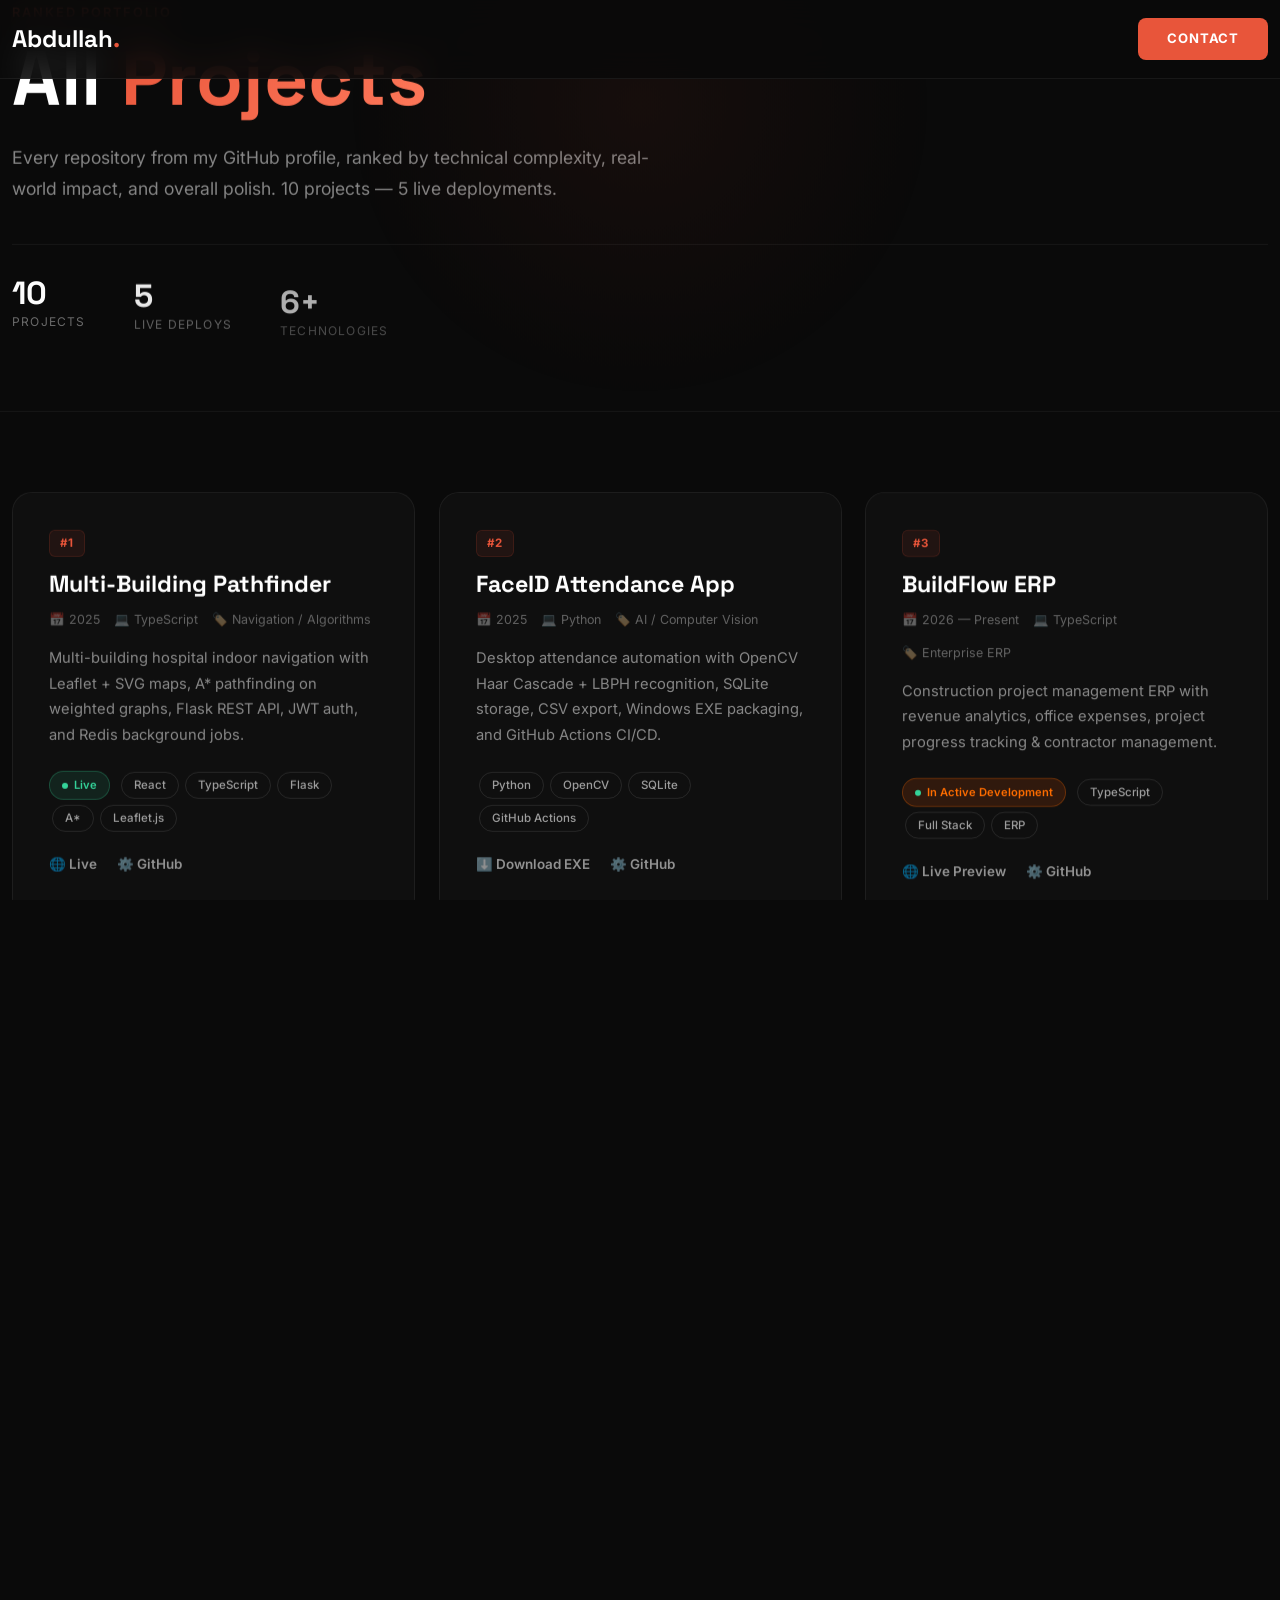
<file: projects.html>
<!doctype html>
<html lang="en">
  <head>
    <meta charset="UTF-8" />
    <meta name="viewport" content="width=device-width, initial-scale=1.0" />
    <meta name="description" content="All projects by Abdullah Ahmed Siddiqui — Software Developer. Ranked portfolio of GitHub repositories." />
    <!-- Open Graph / LinkedIn / Facebook -->
    <meta property="og:site_name" content="Abdullah Ahmed Siddiqui" />
    <meta property="og:type" content="website" />
    <meta property="og:url" content="https://absid10.vercel.app/projects.html" />
    <meta property="og:title" content="All Projects — Abdullah Ahmed Siddiqui" />
    <meta property="og:description" content="Ranked portfolio of GitHub repositories built by Abdullah Ahmed Siddiqui." />
    <meta property="og:image" content="https://absid10.vercel.app/assets/images/OG_image.png" />
    <!-- Twitter -->
    <meta property="twitter:card" content="summary_large_image" />
    <meta property="twitter:url" content="https://absid10.vercel.app/projects.html" />
    <meta property="twitter:title" content="All Projects — Abdullah Ahmed Siddiqui" />
    <meta property="twitter:description" content="Ranked portfolio of GitHub repositories built by Abdullah Ahmed Siddiqui." />
    <meta property="twitter:image" content="https://absid10.vercel.app/assets/images/OG_image.png" />
    <title>All Projects — Abdullah Ahmed Siddiqui</title>
    <!-- Favicon & PWA -->
    <link rel="icon" href="assets/images/ayebeestech-dark.jpg" type="image/jpeg" />
    <link rel="manifest" href="site.webmanifest" />
    <link rel="canonical" href="https://absid10.vercel.app/projects.html" />
    <link rel="stylesheet" href="assets/css/bootstrap.min.css" />
    <link rel="preconnect" href="https://fonts.googleapis.com">
    <link rel="preconnect" href="https://fonts.gstatic.com" crossorigin>
    <link href="https://fonts.googleapis.com/css2?family=Inter:wght@400;500;600;700;800&family=Space+Grotesk:wght@500;600;700;800&display=swap" rel="stylesheet">
    <!-- Structured Data (Schema.org) -->
    <script type="application/ld+json">
    {
      "@context": "https://schema.org",
      "@type": "CollectionPage",
      "name": "Projects — Abdullah Ahmed Siddiqui",
      "url": "https://absid10.vercel.app/projects.html",
      "description": "Curated engineering portfolio and open-source GitHub repositories built by Abdullah Ahmed Siddiqui."
    }
    </script>
    <style>
      :root { --accent: #E8553A; --accent-light: #FF7A5C; }

      /* ===== Base ===== */
      * { margin: 0; padding: 0; box-sizing: border-box; }
      body {
        background: #0a0a0a;
        color: #fff;
        font-family: 'Inter', sans-serif;
        overflow-x: hidden;
      }
      ::selection { background: var(--accent); color: #fff; }

      /* ===== Smooth Scroll Wrapper ===== */
      #smooth-wrapper { overflow: hidden; }
      #smooth-content { overflow: visible; will-change: transform; }

      /* ===== Header ===== */
      .projects-header {
        position: fixed;
        top: 0; left: 0; right: 0;
        z-index: 9999;
        padding: 18px 0;
        background: rgba(10, 10, 10, 0.85);
        backdrop-filter: blur(16px);
        -webkit-backdrop-filter: blur(16px);
        border-bottom: 1px solid rgba(255,255,255,0.06);
        transition: transform 0.4s cubic-bezier(0.16, 1, 0.3, 1), background 0.3s ease;
        transform: translateY(0);
      }
      .projects-header.header-hidden {
        transform: translateY(-110%);
      }
      .projects-header .logo {
        font-size: 1.5rem;
        font-weight: 800;
        color: #fff;
        text-decoration: none;
        font-family: 'Space Grotesk', sans-serif;
      }
      .projects-header .logo span { color: var(--accent); }
      .projects-header .contact-btn {
        padding: 10px 28px;
        background: var(--accent);
        color: #fff;
        font-weight: 700;
        font-size: 0.82rem;
        text-transform: uppercase;
        letter-spacing: 0.06em;
        border-radius: 8px;
        text-decoration: none;
        transition: all 0.3s ease;
        border: 1px solid transparent;
      }
      .projects-header .contact-btn:hover {
        background: transparent;
        border-color: var(--accent);
        color: var(--accent);
        transform: translateY(-2px);
      }

      /* ===== Page Hero ===== */
      .page-hero {
        padding: 160px 0 80px;
        border-bottom: 1px solid rgba(255,255,255,0.06);
        position: relative;
        overflow: hidden;
      }
      .page-hero::after {
        content: '';
        position: absolute;
        top: 50%; left: 50%;
        width: 600px; height: 600px;
        background: radial-gradient(circle, rgba(232,85,58,0.06) 0%, transparent 70%);
        transform: translate(-50%, -50%);
        pointer-events: none;
      }
      .page-hero h1 {
        font-family: 'Space Grotesk', sans-serif;
        font-size: clamp(2.5rem, 6vw, 5rem);
        font-weight: 800;
        line-height: 1.05;
        color: #ffffff;
      }
      .gradient-text {
        background: linear-gradient(135deg, var(--accent), var(--accent-light));
        -webkit-background-clip: text;
        -webkit-text-fill-color: transparent;
        background-clip: text;
      }
      .back-link {
        color: rgba(255,255,255,0.5);
        text-decoration: none;
        display: inline-flex;
        align-items: center;
        gap: 8px;
        font-size: 0.88rem;
        font-weight: 500;
        transition: color 0.3s, gap 0.3s;
      }
      .back-link:hover { color: var(--accent); gap: 12px; }
      .hero-subtitle {
        color: var(--accent);
        letter-spacing: 0.15em;
        font-size: 0.8rem;
        font-weight: 600;
        text-transform: uppercase;
      }
      .hero-description {
        max-width: 640px;
        color: rgba(255,255,255,0.5);
        font-size: 1.1rem;
        line-height: 1.75;
      }

      /* ===== Stats Bar ===== */
      .stats-bar {
        display: flex;
        gap: 48px;
        margin-top: 40px;
        padding-top: 32px;
        border-top: 1px solid rgba(255,255,255,0.06);
      }
      .stat-item .stat-number {
        font-family: 'Space Grotesk', sans-serif;
        font-size: 2rem;
        font-weight: 800;
        color: #fff;
        line-height: 1;
      }
      .stat-item .stat-label {
        font-size: 0.75rem;
        color: rgba(255,255,255,0.4);
        text-transform: uppercase;
        letter-spacing: 0.1em;
        margin-top: 4px;
      }

      /* ===== Projects Grid ===== */
      .projects-grid {
        display: grid;
        grid-template-columns: repeat(auto-fill, minmax(380px, 1fr));
        gap: 24px;
        padding: 80px 0 120px;
      }
      @media (max-width: 480px) {
        .projects-grid { grid-template-columns: 1fr; }
      }

      .project-card {
        background: rgba(255,255,255,0.025);
        border: 1px solid rgba(255,255,255,0.06);
        border-radius: 20px;
        padding: 36px;
        height: 100%;
        transition: transform 0.45s cubic-bezier(0.16, 1, 0.3, 1), border-color 0.4s ease, box-shadow 0.4s ease;
        will-change: transform, box-shadow;
        position: relative;
        overflow: hidden;
        opacity: 0;
        transform: translateY(40px);
      }
      .project-card::before {
        content: '';
        position: absolute;
        top: 0; left: 0;
        width: 100%; height: 100%;
        background: radial-gradient(600px circle at var(--mouse-x, 50%) var(--mouse-y, 50%), rgba(232,85,58,0.06), transparent 40%);
        opacity: 0;
        transition: opacity 0.4s ease;
        pointer-events: none;
        z-index: 0;
      }
      .project-card:hover::before { opacity: 1; }
      .project-card:hover {
        border-color: rgba(232,85,58,0.25);
        transform: translateY(-6px) !important;
        box-shadow: 0 28px 72px rgba(0,0,0,0.45), 0 0 0 1px rgba(232,85,58,0.1);
      }
      .project-card > * { position: relative; z-index: 1; }
      .project-card.revealed {
        opacity: 1;
        transform: translateY(0);
      }

      /* Rank Badge */
      .rank-badge {
        font-size: 0.72rem;
        font-weight: 700;
        letter-spacing: 0.1em;
        text-transform: uppercase;
        color: var(--accent);
        margin-bottom: 14px;
        display: inline-block;
        padding: 4px 10px;
        background: rgba(232,85,58,0.08);
        border-radius: 6px;
        border: 1px solid rgba(232,85,58,0.15);
      }

      /* Card Title */
      .project-card h3 {
        font-family: 'Space Grotesk', sans-serif;
        font-size: 1.45rem;
        font-weight: 700;
        margin-bottom: 12px;
      }
      .project-card h3 a {
        color: #fff;
        text-decoration: none;
        transition: color 0.3s;
      }
      .project-card h3 a:hover { color: var(--accent); }

      /* Card Description */
      .project-card p {
        color: rgba(255,255,255,0.5);
        line-height: 1.75;
        margin-bottom: 20px;
        font-size: 0.92rem;
      }

      /* Meta Row */
      .meta-row {
        display: flex;
        flex-wrap: wrap;
        gap: 14px;
        margin-bottom: 16px;
        font-size: 0.78rem;
        color: rgba(255,255,255,0.35);
      }
      .meta-row span {
        display: inline-flex;
        align-items: center;
        gap: 5px;
      }

      /* Tech Badges */
      .tech-badge {
        display: inline-block;
        padding: 4px 12px;
        border-radius: 20px;
        font-size: 0.72rem;
        font-weight: 500;
        border: 1px solid rgba(255,255,255,0.1);
        color: rgba(255,255,255,0.6);
        margin: 3px;
        transition: all 0.3s ease;
      }
      .tech-badge:hover {
        border-color: rgba(232,85,58,0.3);
        color: var(--accent);
        background: rgba(232,85,58,0.06);
      }

      /* Live Badge */
      .live-badge {
        display: inline-flex;
        align-items: center;
        gap: 6px;
        padding: 5px 12px;
        background: rgba(52,211,153,0.1);
        border: 1px solid rgba(52,211,153,0.25);
        border-radius: 20px;
        font-size: 0.7rem;
        font-weight: 600;
        color: #34D399;
        margin-right: 8px;
      }
      .live-badge::before {
        content: '';
        width: 6px; height: 6px;
        border-radius: 50%;
        background: #34D399;
        animation: pulse-dot 2s ease-in-out infinite;
      }
      @keyframes pulse-dot {
        0%, 100% { opacity: 1; transform: scale(1); }
        50% { opacity: 0.5; transform: scale(0.7); }
      }

      /* Project Links */
      .project-link {
        color: rgba(255,255,255,0.55);
        text-decoration: none;
        font-size: 0.84rem;
        font-weight: 600;
        display: inline-flex;
        align-items: center;
        gap: 6px;
        margin-right: 16px;
        transition: all 0.3s ease;
      }
      .project-link:hover {
        color: var(--accent);
        gap: 10px;
      }

      /* ===== Footer ===== */
      .projects-footer {
        padding: 48px 0;
        text-center;
        border-top: 1px solid rgba(255,255,255,0.06);
      }
      .projects-footer p { margin-bottom: 6px; }

      /* ===== Scroll Progress Bar ===== */
      .scroll-progress {
        position: fixed;
        top: 0; left: 0;
        width: 0%;
        height: 3px;
        background: linear-gradient(90deg, var(--accent), var(--accent-light));
        z-index: 99999;
        transition: width 0.1s linear;
      }

      /* ===== Responsive ===== */
      @media (max-width: 768px) {
        .stats-bar { gap: 28px; flex-wrap: wrap; }
        .stat-item .stat-number { font-size: 1.5rem; }
        .projects-grid { padding: 50px 0 80px; }
        .project-card { padding: 28px; }
      }
    </style>
  </head>
  <body>
    <!-- Scroll Progress Bar -->
    <div class="scroll-progress" id="scroll-progress"></div>

    <!-- Header -->
    <header class="projects-header" id="projects-header">
      <div class="container d-flex justify-content-between align-items-center" style="max-width: 1800px;">
        <a href="index.html" class="logo">Abdullah<span>.</span></a>
        <a href="index.html#contact" class="contact-btn">Contact</a>
      </div>
    </header>

    <!-- Smooth Scroll Wrapper -->
    <div id="smooth-wrapper">
      <div id="smooth-content">

        <main>
          <!-- Hero Section -->
          <section class="page-hero">
            <div class="container" style="max-width: 1800px;">
              <a href="index.html" class="back-link mb-4 d-inline-flex" id="hero-back">
                <svg width="16" height="16" viewBox="0 0 16 16" fill="none"><path d="M10 12L6 8l4-4" stroke="currentColor" stroke-width="1.5" stroke-linecap="round" stroke-linejoin="round"/></svg>
                Back to Home
              </a>
              <p class="hero-subtitle mb-3" id="hero-subtitle">Ranked Portfolio</p>
              <h1 id="hero-title">All <span class="gradient-text">Projects</span></h1>
              <p class="hero-description mt-4 mb-0" id="hero-desc">
                Every repository from my GitHub profile, ranked by technical complexity, real-world impact, and overall polish. 10 projects — 5 live deployments.
              </p>
              <div class="stats-bar" id="hero-stats">
                <div class="stat-item">
                  <div class="stat-number">10</div>
                  <div class="stat-label">Projects</div>
                </div>
                <div class="stat-item">
                  <div class="stat-number">5</div>
                  <div class="stat-label">Live Deploys</div>
                </div>
                <div class="stat-item">
                  <div class="stat-number">6+</div>
                  <div class="stat-label">Technologies</div>
                </div>
              </div>
            </div>
          </section>

          <!-- Projects Grid -->
          <section>
            <div class="container" style="max-width: 1800px;">
              <div class="projects-grid" id="projects-grid">

                <article class="project-card">
                  <span class="rank-badge">#1</span>
                  <h3><a href="https://multi-building-pathfinder.vercel.app" target="_blank">Multi-Building Pathfinder</a></h3>
                  <div class="meta-row">
                    <span>📅 2025</span>
                    <span>💻 TypeScript</span>
                    <span>🏷️ Navigation / Algorithms</span>
                  </div>
                  <p>Multi-building hospital indoor navigation with Leaflet + SVG maps, A* pathfinding on weighted graphs, Flask REST API, JWT auth, and Redis background jobs.</p>
                  <div class="mb-3"><span class="live-badge">Live</span><span class="tech-badge">React</span><span class="tech-badge">TypeScript</span><span class="tech-badge">Flask</span><span class="tech-badge">A*</span><span class="tech-badge">Leaflet.js</span></div>
                  <a href="https://multi-building-pathfinder.vercel.app" target="_blank" class="project-link">🌐 Live</a>
                  <a href="https://github.com/absid10/multi-building-pathfinder" target="_blank" class="project-link">⚙️ GitHub</a>
                </article>

                <article class="project-card">
                  <span class="rank-badge">#2</span>
                  <h3><a href="https://github.com/absid10/FaceID-Attendance-App" target="_blank">FaceID Attendance App</a></h3>
                  <div class="meta-row">
                    <span>📅 2025</span>
                    <span>💻 Python</span>
                    <span>🏷️ AI / Computer Vision</span>
                  </div>
                  <p>Desktop attendance automation with OpenCV Haar Cascade + LBPH recognition, SQLite storage, CSV export, Windows EXE packaging, and GitHub Actions CI/CD.</p>
                  <div class="mb-3"><span class="tech-badge">Python</span><span class="tech-badge">OpenCV</span><span class="tech-badge">SQLite</span><span class="tech-badge">GitHub Actions</span></div>
                  <a href="https://github.com/absid10/FaceID-Attendance-App/releases/tag/v1.0.1" target="_blank" class="project-link">⬇️ Download EXE</a>
                  <a href="https://github.com/absid10/FaceID-Attendance-App" target="_blank" class="project-link">⚙️ GitHub</a>
                </article>

                <article class="project-card">
                  <span class="rank-badge">#3</span>
                  <h3><a href="https://buildflow-erp.vercel.app" target="_blank">BuildFlow ERP</a></h3>
                  <div class="meta-row">
                    <span>📅 2026 — Present</span>
                    <span>💻 TypeScript</span>
                    <span>🏷️ Enterprise ERP</span>
                  </div>
                  <p>Construction project management ERP with revenue analytics, office expenses, project progress tracking & contractor management.</p>
                  <div class="mb-3"><span class="live-badge" style="background: rgba(230,81,0,0.15); color: #FF6D00; border-color: rgba(255,109,0,0.3);">In Active Development</span><span class="tech-badge">TypeScript</span><span class="tech-badge">Full Stack</span><span class="tech-badge">ERP</span></div>
                  <a href="https://buildflow-erp.vercel.app" target="_blank" class="project-link">🌐 Live Preview</a>
                  <a href="https://github.com/absid10/BuildFlow-ERP" target="_blank" class="project-link">⚙️ GitHub</a>
                </article>

                <article class="project-card">
                  <span class="rank-badge">#4</span>
                  <h3><a href="https://benevo-bice.vercel.app" target="_blank">Benevo</a></h3>
                  <div class="meta-row">
                    <span>📅 2025</span>
                    <span>💻 TypeScript</span>
                    <span>🏷️ Charity / Full Stack</span>
                  </div>
                  <p>Competitive golf scoring combined with charitable giving — monthly score entry, draws, and automatic charity support.</p>
                  <div class="mb-3"><span class="live-badge">Live</span><span class="tech-badge">TypeScript</span><span class="tech-badge">Full Stack</span></div>
                  <a href="https://benevo-bice.vercel.app" target="_blank" class="project-link">🌐 Live</a>
                  <a href="https://github.com/absid10/benevo" target="_blank" class="project-link">⚙️ GitHub</a>
                </article>

                <article class="project-card">
                  <span class="rank-badge">#5</span>
                  <h3><a href="https://github.com/absid10/AI-Powered-Cloud-ERP-Suite" target="_blank">AI-Powered Cloud ERP Suite</a></h3>
                  <div class="meta-row">
                    <span>📅 2026</span>
                    <span>💻 Python</span>
                    <span>🏷️ Enterprise / AI</span>
                  </div>
                  <p>Cloud ERP system with AI-powered workflows, backend architecture, and data modeling.</p>
                  <div class="mb-3"><span class="tech-badge">Python</span><span class="tech-badge">AI</span><span class="tech-badge">Cloud ERP</span><span class="tech-badge">Enterprise</span></div>
                  <a href="https://github.com/absid10/AI-Powered-Cloud-ERP-Suite" target="_blank" class="project-link">⚙️ GitHub</a>
                </article>

                <article class="project-card">
                  <span class="rank-badge">#6</span>
                  <h3><a href="https://github.com/absid10/secure-notes" target="_blank">Secure Notes</a></h3>
                  <div class="meta-row">
                    <span>📅 2025</span>
                    <span>💻 Python</span>
                    <span>🏷️ Backend / Auth</span>
                  </div>
                  <p>FastAPI + React notes API with JWT auth, bcrypt password hashing, RBAC role-based access control, and pytest test coverage.</p>
                  <div class="mb-3"><span class="tech-badge">FastAPI</span><span class="tech-badge">React</span><span class="tech-badge">JWT</span><span class="tech-badge">bcrypt</span><span class="tech-badge">RBAC</span><span class="tech-badge">pytest</span></div>
                  <a href="https://github.com/absid10/secure-notes" target="_blank" class="project-link">⚙️ GitHub</a>
                </article>

                <article class="project-card">
                  <span class="rank-badge">#7</span>
                  <h3><a href="https://vital-flow-rust.vercel.app" target="_blank">VitalFlow</a></h3>
                  <div class="meta-row">
                    <span>📅 2025</span>
                    <span>💻 Web App</span>
                    <span>🏷️ Health Tech</span>
                  </div>
                  <p>Health vitals monitoring and flow tracking system with live deployment.</p>
                  <div class="mb-3"><span class="live-badge">Live</span><span class="tech-badge">Health Tech</span><span class="tech-badge">Web App</span></div>
                  <a href="https://vital-flow-rust.vercel.app" target="_blank" class="project-link">🌐 Live</a>
                  <a href="https://github.com/absid10/VitalFlow" target="_blank" class="project-link">⚙️ GitHub</a>
                </article>

                <article class="project-card">
                  <span class="rank-badge">#8</span>
                  <h3><a href="https://github.com/absid10/RateMatrix" target="_blank">RateMatrix</a></h3>
                  <div class="meta-row">
                    <span>📅 2025</span>
                    <span>💻 TypeScript</span>
                    <span>🏷️ Full Stack</span>
                  </div>
                  <p>Rating and review matrix system built with TypeScript.</p>
                  <div class="mb-3"><span class="tech-badge">TypeScript</span><span class="tech-badge">Full Stack</span></div>
                  <a href="https://github.com/absid10/RateMatrix" target="_blank" class="project-link">⚙️ GitHub</a>
                </article>

                <article class="project-card">
                  <span class="rank-badge">#9</span>
                  <h3><a href="https://github.com/absid10/task-manager" target="_blank">Task Manager</a></h3>
                  <div class="meta-row">
                    <span>📅 2024</span>
                    <span>💻 JavaScript</span>
                    <span>🏷️ CRUD / Productivity</span>
                  </div>
                  <p>Full-featured task management application with JavaScript.</p>
                  <div class="mb-3"><span class="tech-badge">JavaScript</span><span class="tech-badge">CRUD</span></div>
                  <a href="https://github.com/absid10/task-manager" target="_blank" class="project-link">⚙️ GitHub</a>
                </article>

                <article class="project-card">
                  <span class="rank-badge">#10</span>
                  <h3><a href="https://github.com/absid10/absid10" target="_blank">GitHub Profile</a></h3>
                  <div class="meta-row">
                    <span>📅 Ongoing</span>
                    <span>💻 Markdown</span>
                    <span>🏷️ Profile</span>
                  </div>
                  <p>GitHub profile README showcasing skills, stats, and developer identity.</p>
                  <div class="mb-3"><span class="tech-badge">GitHub</span><span class="tech-badge">Markdown</span></div>
                  <a href="https://github.com/absid10/absid10" target="_blank" class="project-link">⚙️ GitHub</a>
                </article>

              </div>
            </div>
          </section>
        </main>

        <footer class="projects-footer text-center">
          <p class="text-white mb-1" style="opacity: 0.6; font-size: 0.85rem;">© 2026 Abdullah Ahmed Siddiqui. All rights reserved.</p>
          <p class="mb-0" style="font-size: 0.78rem; opacity: 0.45;">Built by <a href="https://www.linkedin.com/company/ayebeestech" target="_blank" style="color: var(--accent); text-decoration: none; font-weight: 600;">AyeBeesTech ↗</a></p>
        </footer>

      </div>
    </div>

    <!-- Scripts -->
    <script src="assets/js/jquery-3.7.1.min.js"></script>
    <script src="assets/js/gsap/gsap.js"></script>
    <script src="assets/js/gsap/gsap-scroll-to-plugin.js"></script>
    <script src="assets/js/gsap/gsap-scroll-smoother.js"></script>
    <script src="assets/js/gsap/gsap-scroll-trigger.js"></script>

    <script>
    (function () {
      "use strict";

      // ===== Register GSAP Plugins =====
      gsap.registerPlugin(ScrollTrigger, ScrollToPlugin, ScrollSmoother);

      // ===== ScrollSmoother =====
      const smoother = ScrollSmoother.create({
        wrapper: "#smooth-wrapper",
        content: "#smooth-content",
        smooth: 1.2,
        effects: true,
        smoothTouch: 0.1,
      });

      // ===== Hero Entrance Timeline =====
      const heroTl = gsap.timeline({ delay: 0.2 });
      heroTl
        .from("#hero-back", { y: 20, opacity: 0, duration: 0.5, ease: "power2.out" })
        .from("#hero-subtitle", { y: 20, opacity: 0, duration: 0.5, ease: "power2.out" }, "-=0.3")
        .from("#hero-title", { y: 40, opacity: 0, duration: 0.7, ease: "power3.out" }, "-=0.3")
        .from("#hero-desc", { y: 30, opacity: 0, duration: 0.6, ease: "power2.out" }, "-=0.4")
        .from("#hero-stats .stat-item", {
          y: 30, opacity: 0, duration: 0.5, stagger: 0.12, ease: "power2.out"
        }, "-=0.3");

      // ===== Staggered Card Reveal on Scroll =====
      const cards = document.querySelectorAll(".project-card");
      cards.forEach(function (card, i) {
        gsap.to(card, {
          scrollTrigger: {
            trigger: card,
            start: "top 88%",
            toggleActions: "play none none none",
          },
          opacity: 1,
          y: 0,
          duration: 0.7,
          delay: (i % 3) * 0.1,
          ease: "power3.out",
          onComplete: function () {
            card.classList.add("revealed");
          }
        });
      });

      // ===== Card Mouse Glow Effect =====
      cards.forEach(function (card) {
        card.addEventListener("mousemove", function (e) {
          var rect = card.getBoundingClientRect();
          var x = ((e.clientX - rect.left) / rect.width) * 100;
          var y = ((e.clientY - rect.top) / rect.height) * 100;
          card.style.setProperty("--mouse-x", x + "%");
          card.style.setProperty("--mouse-y", y + "%");
        });
      });

      // ===== Smart Sticky Header =====
      var lastScrollTop = 0;
      var header = document.getElementById("projects-header");
      window.addEventListener("scroll", function () {
        var st = window.pageYOffset || document.documentElement.scrollTop;
        if (st > 120 && st > lastScrollTop) {
          header.classList.add("header-hidden");
        } else {
          header.classList.remove("header-hidden");
        }
        lastScrollTop = st <= 0 ? 0 : st;
      });

      // ===== Scroll Progress Bar =====
      var progressBar = document.getElementById("scroll-progress");
      window.addEventListener("scroll", function () {
        var scrollTop = window.pageYOffset || document.documentElement.scrollTop;
        var docHeight = document.documentElement.scrollHeight - window.innerHeight;
        var scrollPercent = (scrollTop / docHeight) * 100;
        progressBar.style.width = scrollPercent + "%";
      });

    })();
    </script>
  </body>
</html>
</file>
